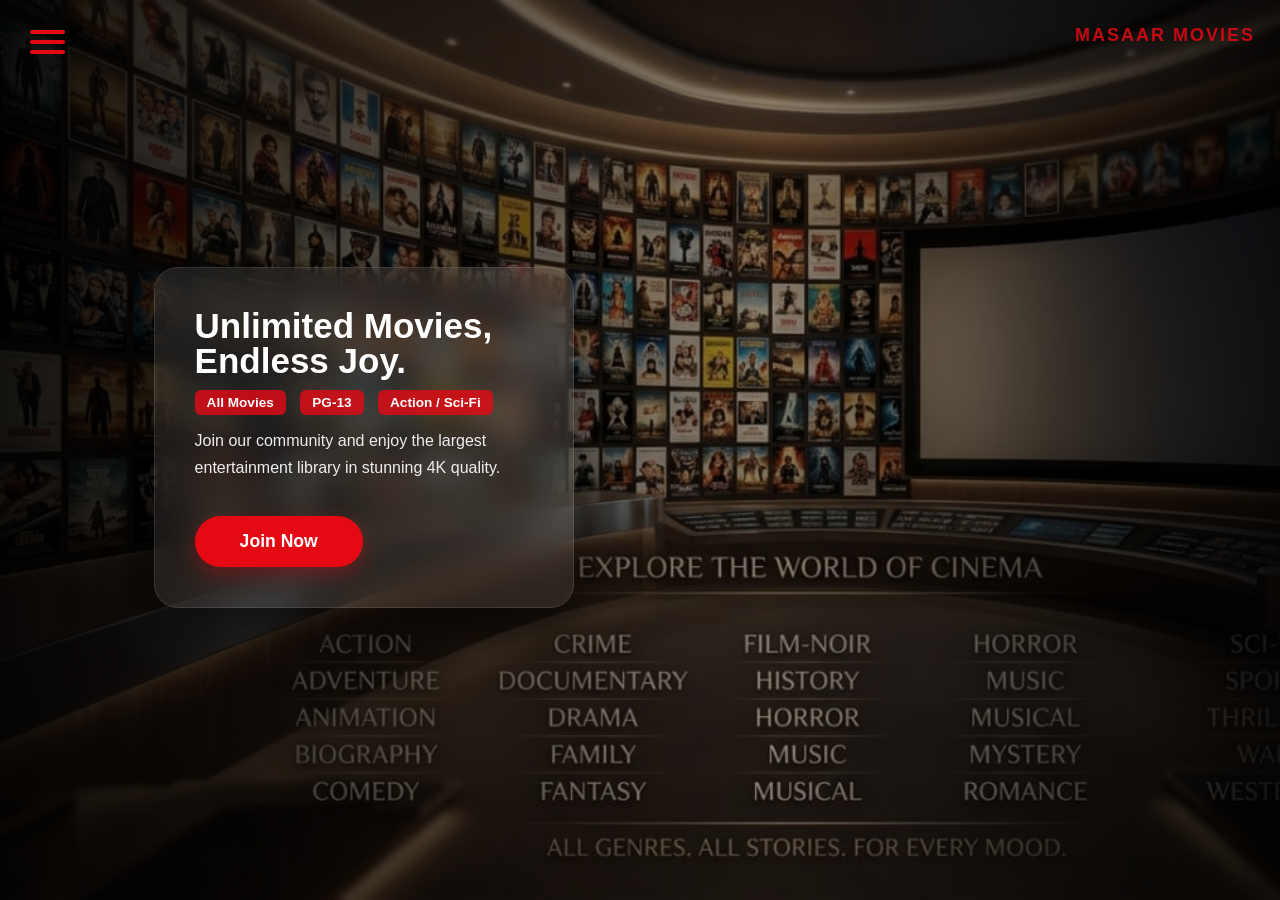
<file: index.html>
<!DOCTYPE html>
<html lang="en">
<head>
    <meta charset="UTF-8">
    <meta name="viewport" content="width=device-width, initial-scale=1.0">
    <title>MAIN | Movie Masaar</title>
    <link rel="stylesheet" href="style.css">
</head>
<body background="WhatsApp Image 2026-04-07 at 1.27.24 PM.jpeg">

<div class="brand-logo">
    <span class="full-name">Masaar Movies</span>
</div>



<input type="checkbox" id="menu-toggle">

    <label for="menu-toggle" class="menu-icon-label">
        <span></span>
        <span></span>
        <span></span>
    </label>

    <nav class="sidebar">
        <label for="menu-toggle" class="close-menu">&times;</label>
  
        <h3>Account</h3>
        <a href="login.html">Log In</a>
        <a href="setting.html">Settings</a>
    </nav>

    <main class="movie-banner">
        <div class="dark-overlay"></div>

        <section class="banner-card">
            <h1 class="main-title">Unlimited Movies, Endless Joy.</h1>
            
            <div class="info-tags">
                <span class="tag">All Movies</span>
                <span class="tag">PG-13</span>
                <span class="tag">Action / Sci-Fi</span>
            </div>

            <p class="description">
               Join our community and enjoy the largest entertainment library in stunning 4K quality.
            </p>

            <a href="Home.html" > <button class="play-btn">Join Now </button> </a>
        </section>
    </main>

</body>
</html>
</body>
</file>
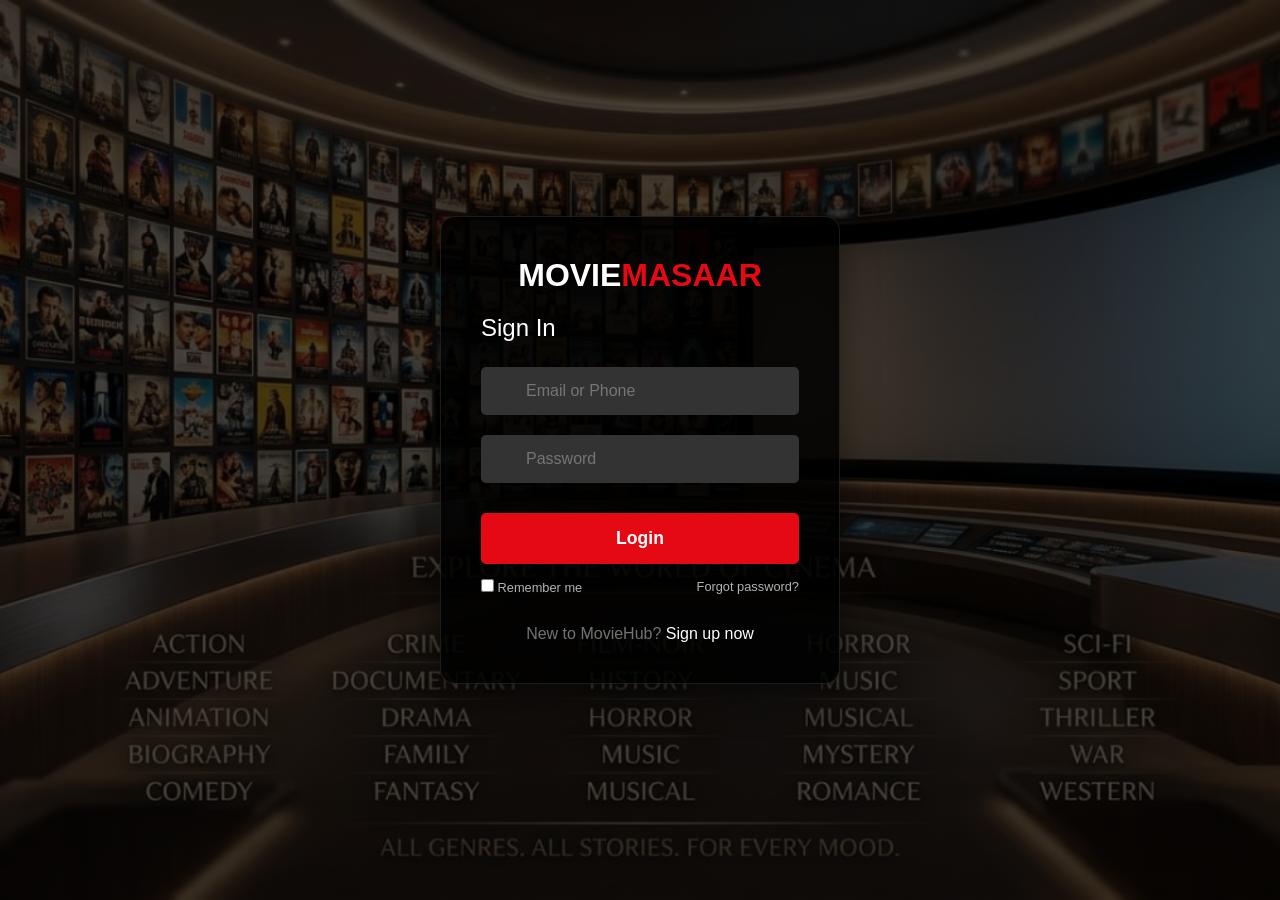
<file: login.html>
<!DOCTYPE html>
<html lang="en">
<head>
    <meta charset="UTF-8">
    <meta name="viewport" content="width=device-width, initial-scale=1.0">
    <title>Login | Movie Masaar</title>
   <link rel="stylesheet" href="login.css">
</head>
<body>

    <div class="login-box">
        <div class="logo">MOVIE<span>MASAAR</span></div>
        <h2>Sign In</h2>
        <form>
            <div class="input-group">
                <i class="fas fa-envelope"></i>
                <input type="email" placeholder="Email or Phone" required>
            </div>
            <div class="input-group">
                <i class="fas fa-lock"></i>
                <input type="password" placeholder="Password" required>
            </div>
            <button type="submit" class="login-btn">Login</button>
            
            <div class="options">
                <label><input type="checkbox"> Remember me</label>
                <a href="#">Forgot password?</a>
            </div>
        </form>

        <div class="footer-links">
            <p>New to MovieHub? <a href="#">Sign up now</a></p>
        </div>
    </div>

</body>
</html>
</file>
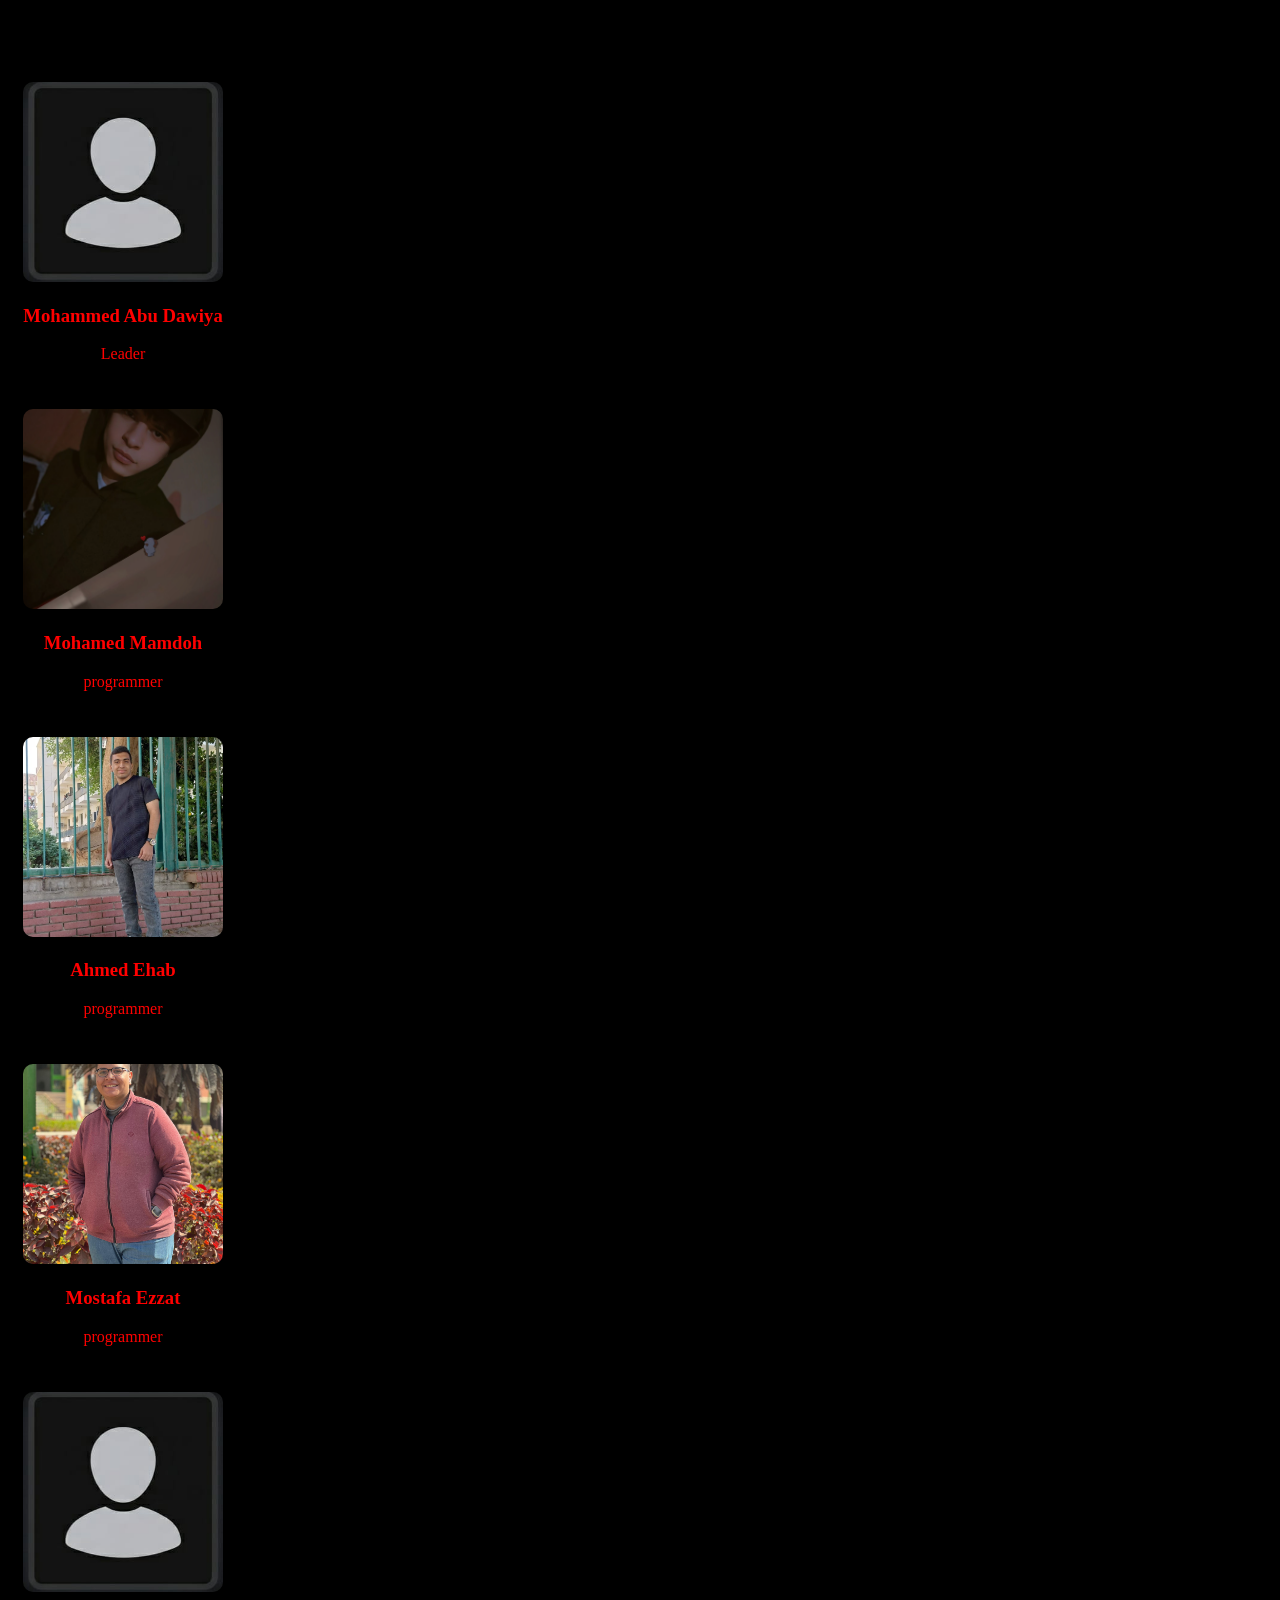
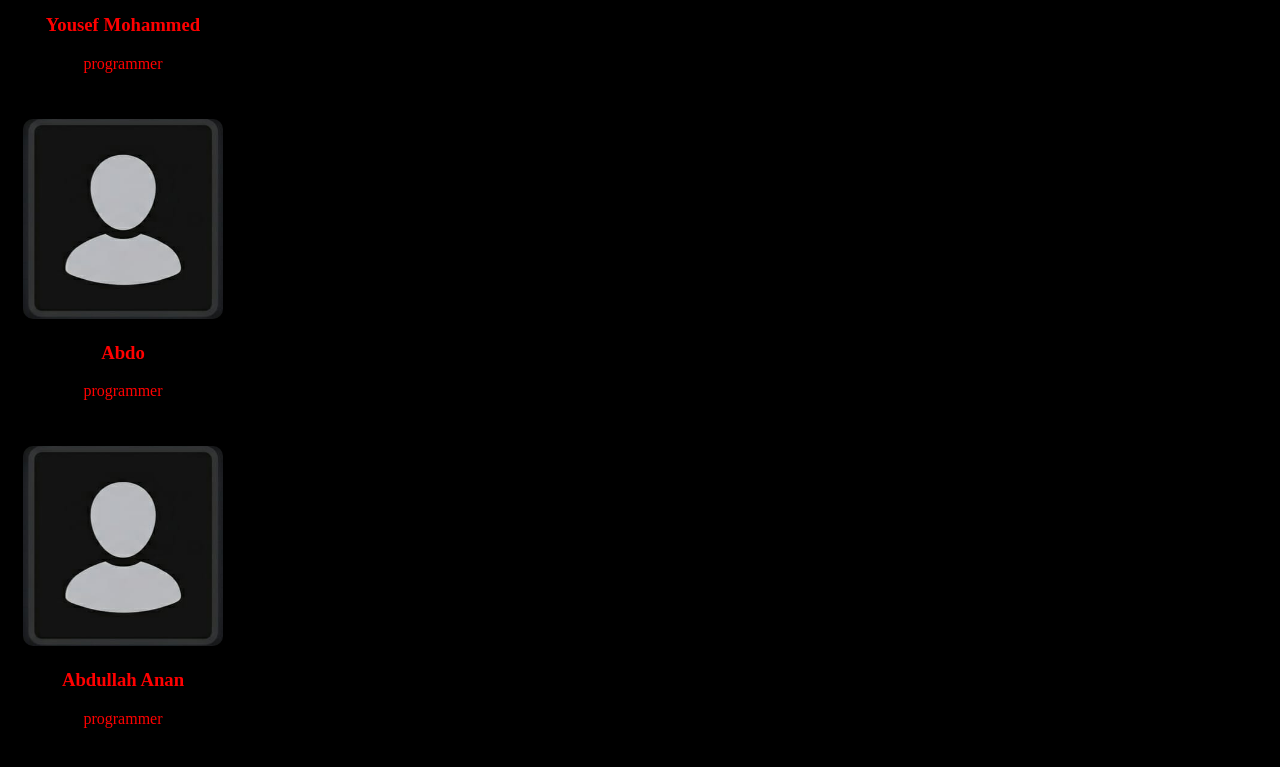
<file: profil.html>
<!DOCTYPE html>
<html lang="en">
<head>
    <meta charset="UTF-8">
    <meta name="viewport" content="width=device-width, initial-scale=1.0">
    <title>profile</title>
    <link rel="stylesheet" href="profil.css">
</head>
<body>
    



    <section class="movie-section">
      <h2 id="Profile">Profile</h2>
      <div class="movie-grid">
        <div class="card5">
            <img src="no-photo.jpeg" alt="">
            <h3>Mohammed Abu Dawiya</h3>
            <p>Leader</p>
          </div>
        
        <div class="card5">
            <img src="anaa.jpeg" alt="">
            <h3> Mohamed Mamdoh</h3>
            <p>programmer</p>
          </div>
    
          <div class="card5">
            <img src="ahmed.jpeg" alt="">
            <h3>Ahmed Ehab</h3>
            <p>programmer</p>
          </div>
    
          <div class="card5">
            <img src="mostafa.jpeg" alt="">
            <h3>Mostafa Ezzat</h3>
            <p>programmer</p>
          </div>

          <div class="card5">
            <img src="no-photo.jpeg" alt="">
            <h3>Yousef Mohammed</h3>
            <p>programmer</p>
          </div>
          <div class="card5">
            <img src="no-photo.jpeg" alt="">
            <h3>Abdo</h3>
            <p>programmer</p>
          </div> 
                    <div class="card5">
            <img src="no-photo.jpeg" alt="">
            <h3>Abdullah Anan</h3>
            <p>programmer</p>
          </div>
      </div>
    </section>
</body>
</html>
</file>
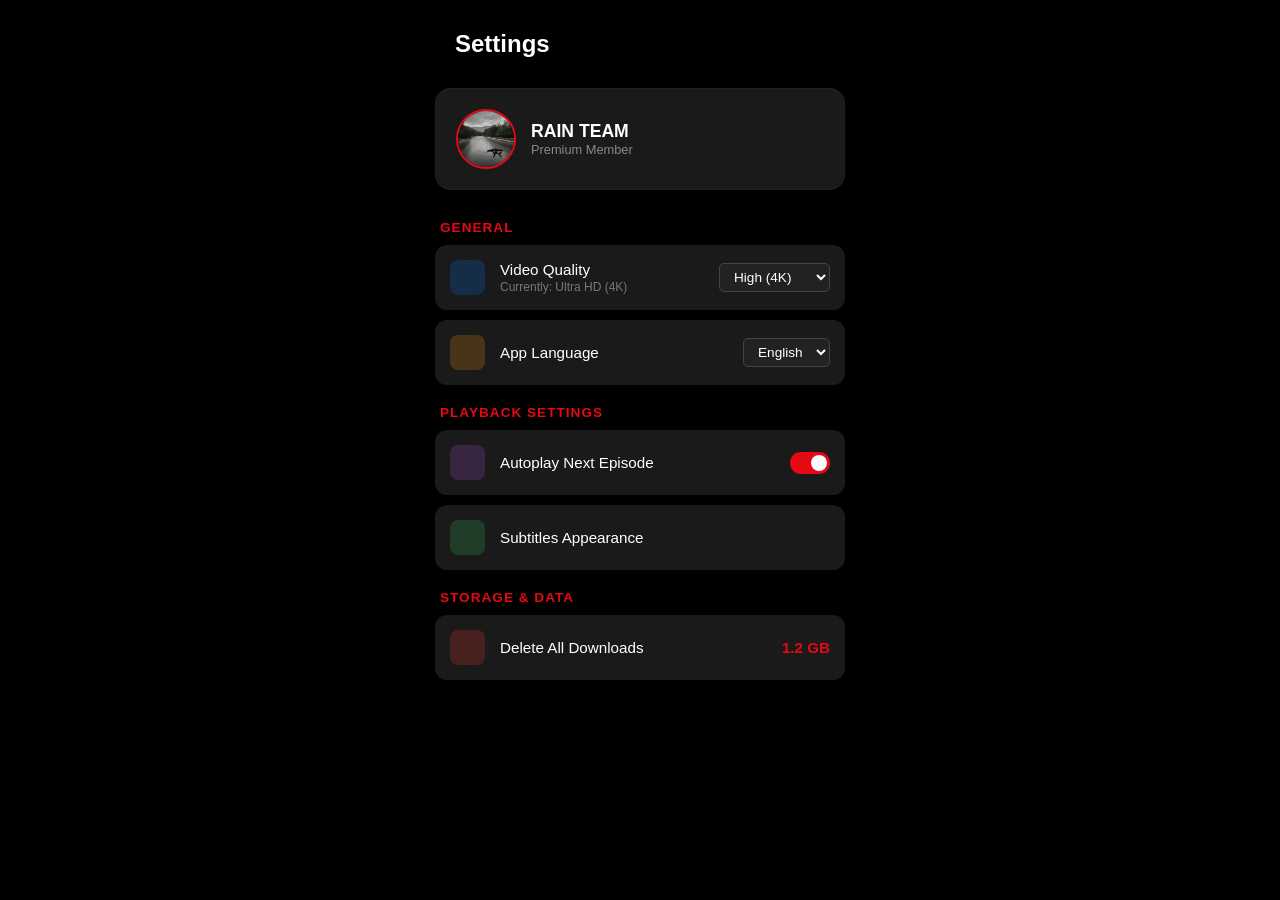
<file: setting.html>
<!DOCTYPE html>
<html lang="en">
<head>
    <meta charset="UTF-8">
    <meta name="viewport" content="width=device-width, initial-scale=1.0">
    <title>Settings | Movie Masaar</title>
    <link rel="stylesheet" href="setting.css">
</head>
<body>
    <div class="settings-container">
        <!-- Header with back button -->
        <div class="settings-header">
            <i class="fas fa-arrow-left back-btn"></i>
            <h1>Settings</h1>
        </div>

        <!-- Profile Card -->
        <div class="profile-card">
            <img src="WhatsApp Image 2026-04-11 at 11.50.32 PM.jpeg" alt="User">
            <div class="profile-info">
                <h3>RAIN TEAM

</h3>
                <p>Premium Member</p>
            </div>
            <i class="fas fa-chevron-right"></i>
        </div>

        <div class="settings-list">
            <!-- General Section -->
            <p class="section-title">General</p>
            
            <div class="setting-item">
                <div class="icon-box blue">
                    <i class="fas fa-video"></i>
                </div>
                <div class="item-info">
                    <span>Video Quality</span>
                    <p class="sub-text">Currently: Ultra HD (4K)</p>
                </div>
                <select class="custom-select">
                    <option>Data Saver</option>
                    <option>Standard</option>
                    <option selected>High (4K)</option>
                </select>
            </div>

            <div class="setting-item">
                <div class="icon-box orange">
                    <i class="fas fa-globe"></i>
                </div>
                <div class="item-info">
                    <span>App Language</span>
                </div>
                <select class="custom-select">
                    <option>Arabic</option>
                    <option selected>English</option>
                    <option>French</option>
                </select>
            </div>

            <!-- Playback Settings Section -->
            <p class="section-title">Playback Settings</p>

            <div class="setting-item">
                <div class="icon-box purple">
                    <i class="fas fa-play-circle"></i>
                </div>
                <div class="item-info">
                    <span>Autoplay Next Episode</span>
                </div>
                <label class="switch">
                    <input type="checkbox" checked>
                    <span class="slider round"></span>
                </label>
            </div>

            <div class="setting-item">
                <div class="icon-box green">
                    <i class="fas fa-closed-captioning"></i>
                </div>
                <div class="item-info">
                    <span>Subtitles Appearance</span>
                </div>
                <i class="fas fa-chevron-right arrow"></i>
            </div>

            <!-- Storage & Data Section -->
            <p class="section-title">Storage & Data</p>

            <div class="setting-item">
                <div class="icon-box red">
                    <i class="fas fa-trash-alt"></i>
                </div>
                <div class="item-info">
                    <span>Delete All Downloads</span>
                </div>
                <span class="data-info">1.2 GB</span>
            </div>
        </div>
    </div>
</body>
</html>
</file>
<file: style.css>
* {
    box-sizing: border-box;
}

body, html {
    
    margin: 0;
    background-size: cover;
    padding: 0;
    height: 100%;
    font-family: 'Segoe UI', Tahoma, Geneva, Verdana, sans-serif;
    background-color: #000000;
    overflow-x: hidden;
}

.movie-banner {
    
    height: 100vh;
    width: 100%;
    background-size: cover;
    background-position: center;
    position: relative;
    display: flex;
    align-items: center;
    padding-left: 12%;
    padding-bottom: 2%;
}


.dark-overlay {
    position: absolute;
    top: 0; 
    left: 0; 
    width: 100%; 
    height: 100%;
    background: linear-gradient(to right, rgba(0,0,0,0.9) 0%, rgba(0,0,0,0.4) 60%, rgba(0,0,0,0.9) 100%);
    z-index: 1;
}


#menu-toggle {
    display: none;
}

.menu-icon-label {
    position: absolute;
    top: 30px;
    left: 30px;
    cursor: pointer;
    z-index: 10;
    display: block;
}

.menu-icon-label span {
    display: block;
    width: 35px;
    height: 4px;
    background-color: #e50914;
    margin-bottom: 6px;
    border-radius: 2px;
    transition: 0.3s;
}

.sidebar {
    position: fixed;
    top: 0;
    left: -300px; 
    width: 280px;
    height: 100%;
    background: rgba(0, 0, 0, 0.95);
    backdrop-filter: blur(10px);
    z-index: 100;
    transition: 0.5s ease;
    padding-top: 80px;
    border-right: 1px solid rgba(229, 9, 20, 0.3);
}


#menu-toggle:checked ~ .sidebar {
    left: 0;
   
}

.sidebar h3 {
    color: #e50914;
    padding-left: 30px;
    text-transform: uppercase;
    font-size: 0.9rem;
    letter-spacing: 1px;
}

.sidebar a {
    display: block;
    padding: 15px 30px;
    color: white;
    text-decoration: none;
    font-size: 1.1rem;
    border-bottom: 1px solid rgba(255,255,255,0.05);
    transition: 0.3s;
}

.sidebar a:hover {
    background: #e50914;
    padding-left: 40px;
}

.close-menu {
    position: absolute;
    top: 20px;
    right: 20px;
    color: white;
    font-size: 2rem;
    cursor: pointer;
}


.banner-card {
    position: relative;
    z-index: 2;
    max-width: 420px;
    padding: 40px;
    background: rgba(255, 255, 255, 0.08); 
    backdrop-filter: blur(15px); 
    border: 1px solid rgba(255, 255, 255, 0.1);
    border-radius: 24px;
    box-shadow: 0 25px 50px rgba(0,0,0,0.6);
    color: white;
}

.main-title {
    font-size: 3.5rem;
    font-size: 35px;
    margin: 0 0 15px 0;
    font-weight: 900;
    line-height: 1;
}

.tag {
    font-size: 0.85rem;
    background: rgba(229, 9, 20, 0.8);
    padding: 5px 12px;
    border-radius: 6px;
    margin-right: 10px;
    font-weight: bold;
}

.description {
    font-size: 1rem;
    line-height: 1.7;
    color: #efefef;
    margin-bottom: 35px;
}

.play-btn {
    background: #e50914;
    color: white;
    border: none;
    padding: 15px 45px;
    font-size: 1.1rem;
    font-weight: bold;
    border-radius: 50px;
    cursor: pointer;
    transition: 0.4s;
    box-shadow: 0 8px 20px rgba(229, 9, 20, 0.3);
}

.play-btn:hover {
    background: #ff0a16;
    transform: scale(1.08);
}
.brand-logo {
    position: fixed; 
    top: 25px;
    right: 40px;
    display: flex;
    align-items: center;
    z-index: 9999;
    opacity: 0.85; 
    transition: opacity 0.3s ease; 
    cursor: pointer;
}

.brand-logo:hover {
    opacity: 1; 
}

.full-name {
   position: fixed;
   top: 25px;
   right: 25px;
   z-index: 999;

    color: #E50914;
    font-family: 'Helvetica Neue', Helvetica, Arial, sans-serif;
    font-size: 18px;
    font-weight: bold;
    text-transform: uppercase;
    letter-spacing: 2px;

}
</file>
<file: login.css>
* {
    margin: 0;
    padding: 0;
    box-sizing: border-box;
    font-family: 'Poppins', sans-serif;
}

body {
    background: linear-gradient(rgba(0,0,0,0.7), rgba(0,0,0,0.7)), 
     url(WhatsApp\ Image\ 2026-04-07\ at\ 1.27.24\ PM.jpeg) no-repeat center center/cover;
    height: 100vh;
    display: flex;
    justify-content: center;
    align-items: center;
    overflow: hidden; 
}

.login-box {
    background: rgba(0, 0, 0, 0.85); 
    padding: 40px;
    width: 400px;
    border-radius: 15px;
    box-shadow: 0 15px 35px rgba(0,0,0,0.5);
    text-align: center;
    border: 1px solid rgba(255, 255, 255, 0.1);
}

.logo {
    font-size: 2rem;
    font-weight: bold;
    color: white;
    margin-bottom: 20px;
}

.logo span { color: #e50914; }

h2 {
    color: white;
    margin-bottom: 25px;
    font-weight: 500;
    text-align: left;
}

.input-group {
    position: relative;
    margin-bottom: 20px;
}

.input-group i {
    position: absolute;
    left: 15px;
    top: 50%;
    transform: translateY(-50%);
    color: #888;
}

.input-group input {
    width: 100%;
    padding: 15px 15px 15px 45px;
    background: #333;
    border: none;
    outline: none;
    border-radius: 5px;
    color: white;
    font-size: 1rem;
    transition: 0.3s;
}

.input-group input:focus {
    background: #444;
    box-shadow: 0 0 5px #e50914;
}

.login-btn {
    width: 100%;
    padding: 15px;
    background: #e50914;
    color: white;
    border: none;
    border-radius: 5px;
    font-size: 1.1rem;
    font-weight: bold;
    cursor: pointer;
    transition: 0.3s;
    margin-top: 10px;
}

.login-btn:hover {
    background: #ff0f1a;
    transform: translateY(-2px);
}

.options {
    display: flex;
    justify-content: space-between;
    color: #b3b3b3;
    font-size: 0.8rem;
    margin-top: 15px;
}

.options a {
    color: #b3b3b3;
    text-decoration: none;
}

.options a:hover { text-decoration: underline; }

.footer-links {
    margin-top: 30px;
    color: #737373;
}

.footer-links a {
    color: white;
    text-decoration: none;
}
</file>
<file: profil.css>
body {
    background-color: black;

}
.card5 {
    background: black;
    width: 200px;
    text-align: center;
    padding: 15px;
    border-radius: 10px;
    box-shadow: 0 0 10px rgba(0,0,0,0.1);
    color: red;
}

.card5 img {
    width: 100%;
    height: 200px;
    object-fit: cover;
    border-radius: 10px;
}
</file>
<file: setting.css>
/* ========================================
   SETTINGS PAGE - SIMPLIFIED & READABLE
   Netflix-inspired dark theme
   Preserves exact original visual appearance
   ======================================== */

/* CSS Custom Properties for consistency & easy maintenance */
:root {
  --bg-primary: #000000;
  --bg-secondary: #1a1a1a;
  --bg-hover: #252525;
  --border-light: #222;
  --border-medium: #333;
  --border-heavy: #444;
  --text-primary: #ffffff;
  --text-muted: #888;
  --text-dim: #777;
  --text-dimmed: #555;
  --text-faint: #444;
  --accent-red: #e50914;
  --success-green: #34c759;
  
  /* Icon colors & backgrounds */
  --icon-blue: #007aff;
  --icon-blue-bg: rgba(0, 122, 255, 0.2);
  --icon-orange: #ff9f0a;
  --icon-orange-bg: rgba(255, 159, 10, 0.2);
  --icon-purple: #af52de;
  --icon-purple-bg: rgba(175, 82, 222, 0.2);
  --icon-green: #34c759;
  --icon-green-bg: rgba(52, 199, 89, 0.2);
  --icon-red: #ff3b30;
  --icon-red-bg: rgba(255, 59, 48, 0.2);
}

/* ========================================
   BASE STYLES
   ======================================== */
* {
  margin: 0;
  padding: 0;
  box-sizing: border-box;
  font-family: 'Segoe UI', sans-serif;
}

body {
  background-color: var(--bg-primary);
  color: var(--text-primary);
  display: flex;
  justify-content: center;
}

/* ========================================
   CONTAINER & LAYOUT
   ======================================== */
.settings-container {
  width: 100%;
  max-width: 450px;
  padding: 20px;
}

.settings-header {
  display: flex;
  align-items: center;
  margin: 10px 0 30px 0;
}

.settings-header h1 {
  font-size: 1.5rem;
  margin-left: 20px;
}

.back-btn {
  font-size: 1.2rem;
  cursor: pointer;
}

/* ========================================
   PROFILE CARD
   ======================================== */
.profile-card {
  background: var(--bg-secondary);
  padding: 20px;
  border-radius: 15px;
  display: flex;
  align-items: center;
  margin-bottom: 30px;
  border: 1px solid var(--border-light);
}

.profile-card img {
  width: 60px;
  height: 60px;
  border-radius: 50%;
  margin-right: 15px;
  border: 2px solid var(--accent-red);
}

.profile-info h3 {
  font-size: 1.1rem;
}

.profile-info p {
  color: var(--text-muted);
  font-size: 0.8rem;
}

.profile-card i {
  margin-left: auto;
  color: var(--text-dimmed);
}

/* ========================================
   SECTIONS & SETTING ITEMS
   ======================================== */
.settings-list {
  /* Container for all settings */
}

.section-title {
  color: var(--accent-red);
  font-size: 0.85rem;
  font-weight: bold;
  text-transform: uppercase;
  margin: 20px 0 10px 5px;
  letter-spacing: 1px;
}

.setting-item {
  background: var(--bg-secondary);
  display: flex;
  align-items: center;
  padding: 15px;
  border-radius: 12px;
  margin-bottom: 10px;
  transition: background-color 0.3s ease;
  cursor: pointer;
}

.setting-item:hover {
  background: var(--bg-hover);
}

/* Icon Boxes - Unified with CSS vars */
.icon-box {
  width: 35px;
  height: 35px;
  border-radius: 8px;
  display: flex;
  justify-content: center;
  align-items: center;
  margin-right: 15px;
}

.icon-box.blue {
  background: var(--icon-blue-bg);
  color: var(--icon-blue);
}

.icon-box.orange {
  background: var(--icon-orange-bg);
  color: var(--icon-orange);
}

.icon-box.purple {
  background: var(--icon-purple-bg);
  color: var(--icon-purple);
}

.icon-box.green {
  background: var(--icon-green-bg);
  color: var(--icon-green);
}

.icon-box.red {
  background: var(--icon-red-bg);
  color: var(--icon-red);
}

/* Item Info & Text */
.item-info {
  flex: 1;
  display: flex;
  flex-direction: column;
}

.setting-item span {
  font-size: 0.95rem;
}

.sub-text {
  font-size: 0.75rem;
  color: var(--text-dim);
  margin-top: 2px;
}

.arrow {
  color: var(--text-faint);
  font-size: 0.8rem;
}

.data-info {
  font-size: 0.8rem;
  color: var(--accent-red);
  font-weight: bold;
}

/* ========================================
   FORM CONTROLS
   ======================================== */
.custom-select {
  background: #222;
  color: white;
  border: 1px solid var(--border-heavy);
  padding: 5px 10px;
  border-radius: 5px;
  outline: none;
  cursor: pointer;
  font-size: 0.85rem;
}

/* Toggle Switch */
.switch {
  position: relative;
  display: inline-block;
  width: 40px;
  height: 22px;
}

.switch input {
  opacity: 0;
  width: 0;
  height: 0;
}

.slider {
  position: absolute;
  cursor: pointer;
  top: 0;
  left: 0;
  right: 0;
  bottom: 0;
  background-color: #444;
  transition: 0.4s;
  border-radius: 34px;
}

.slider:before {
  position: absolute;
  content: "";
  height: 16px;
  width: 16px;
  left: 3px;
  bottom: 3px;
  background-color: white;
  transition: 0.4s;
  border-radius: 50%;
}

input:checked + .slider {
  background-color: var(--accent-red);
}

input:checked + .slider:before {
  transform: translateX(18px);
}

.slider.round {
  border-radius: 34px;
}

.slider.round:before {
  border-radius: 50%;
}

/* ========================================
   RESPONSIVE (unchanged)
   ======================================== */
@media (max-width: 480px) {
  .settings-container {
    padding: 15px;
  }
}
</file>
